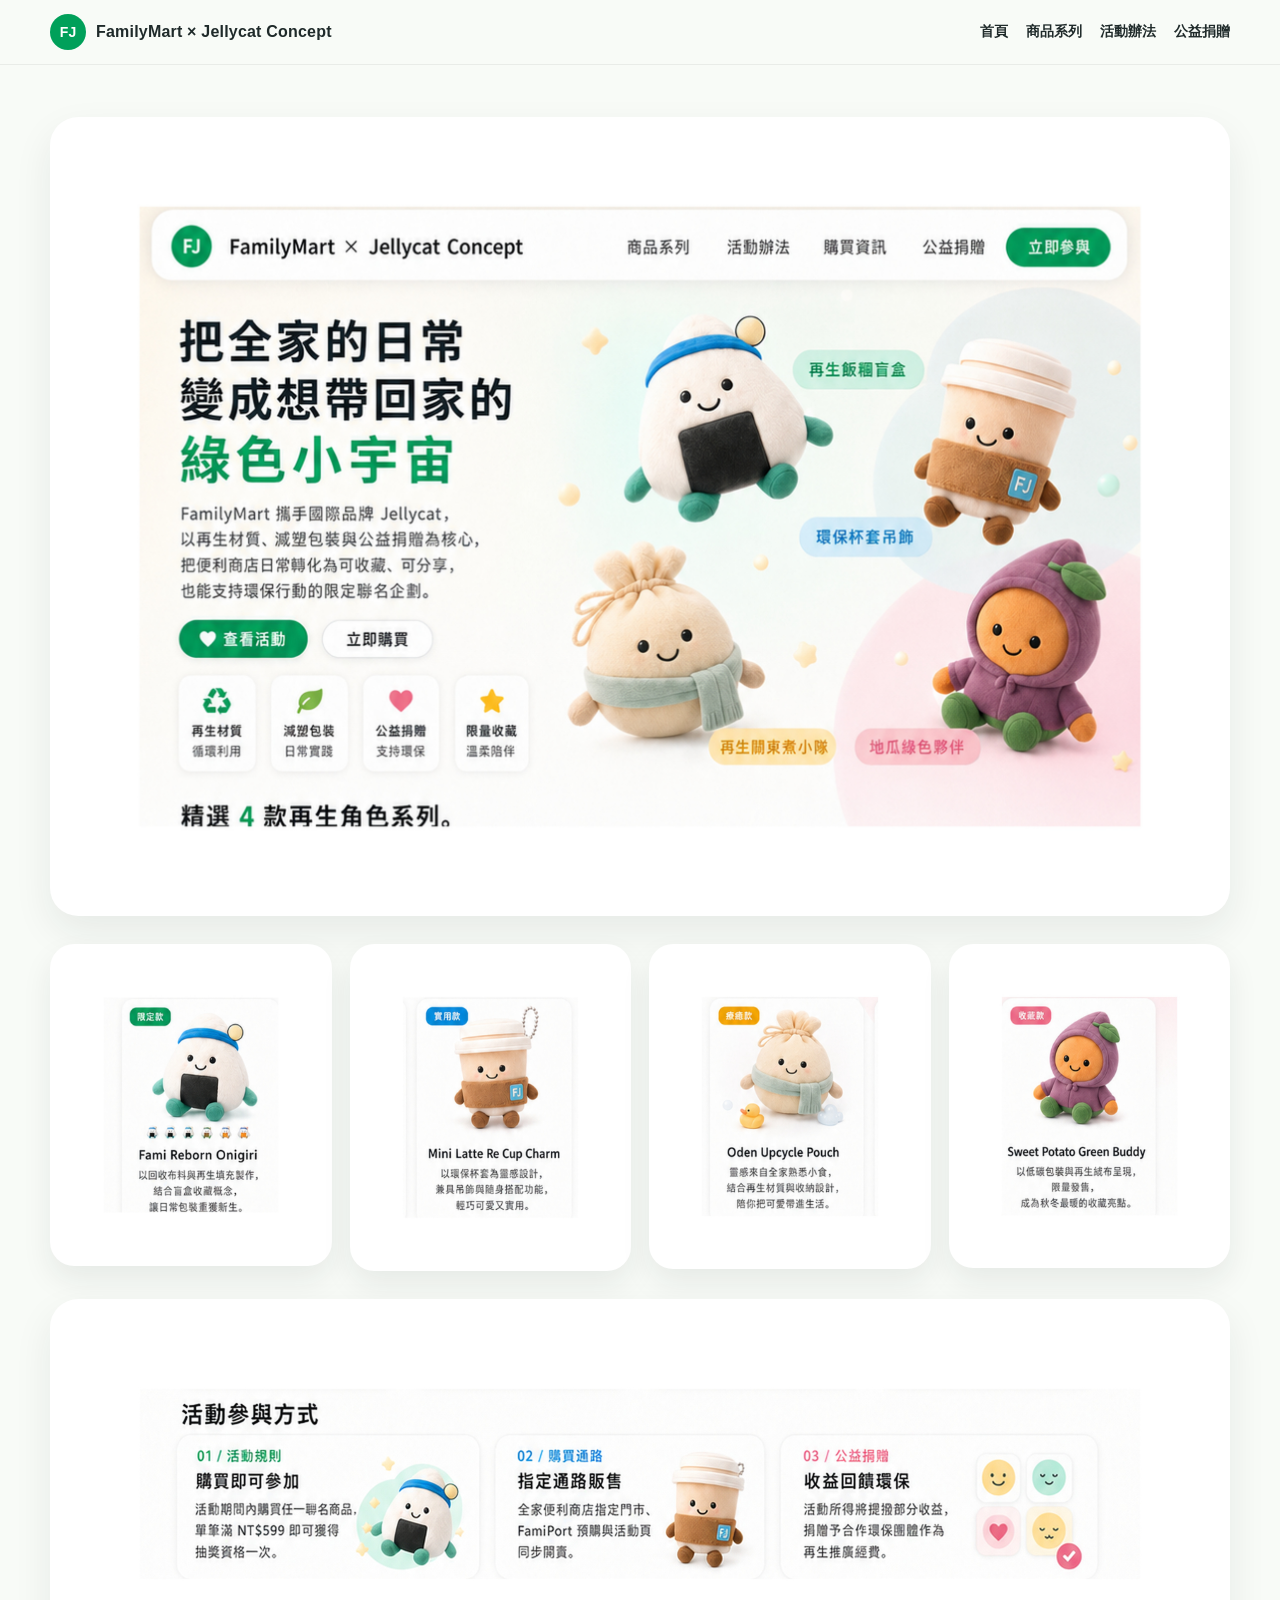
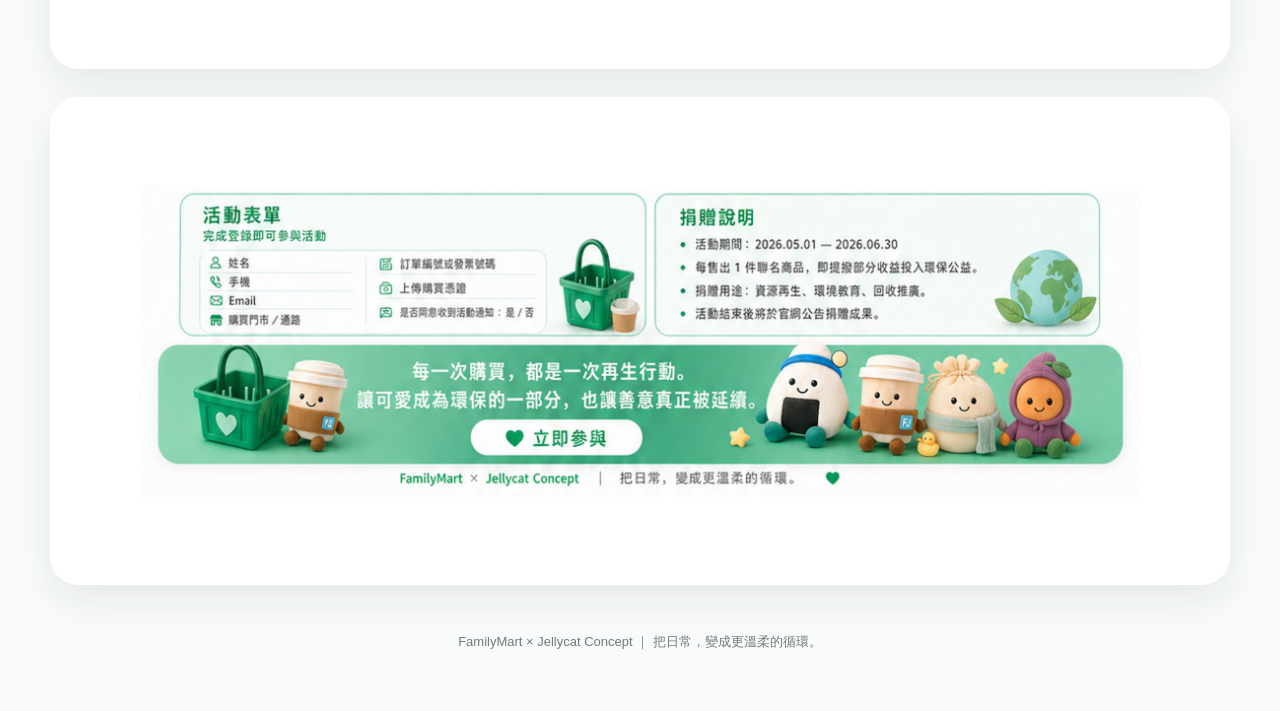
<file: 0501 FINAL/index.html>
<!DOCTYPE html>
<html lang="zh-Hant">
<head>
  <meta charset="UTF-8" />
  <meta name="viewport" content="width=device-width, initial-scale=1.0" />
  <title>FamilyMart × Jellycat Concept｜綠色小宇宙</title>
  <style>
    * { box-sizing: border-box; }
    html { scroll-behavior: smooth; }
    body {
      margin: 0;
      background: #f8fbf7;
      font-family: -apple-system, BlinkMacSystemFont, "Noto Sans TC", "PingFang TC", "Microsoft JhengHei", Arial, sans-serif;
      color: #1f2a2a;
    }
    .topbar {
      position: sticky;
      top: 0;
      z-index: 100;
      background: rgba(248, 251, 247, 0.94);
      backdrop-filter: blur(14px);
      border-bottom: 1px solid rgba(0,0,0,0.06);
    }
    .topbar-inner {
      width: min(1180px, 94vw);
      margin: 0 auto;
      display: flex;
      align-items: center;
      justify-content: space-between;
      padding: 14px 0;
      gap: 16px;
    }
    .brand {
      display: flex;
      align-items: center;
      gap: 10px;
      font-weight: 850;
      letter-spacing: .2px;
    }
    .brand-dot {
      width: 36px;
      height: 36px;
      border-radius: 999px;
      display: grid;
      place-items: center;
      background: #00a05a;
      color: #fff;
      font-weight: 900;
      font-size: 14px;
    }
    .nav {
      display: flex;
      gap: 18px;
      font-size: 14px;
      font-weight: 700;
    }
    .nav a {
      text-decoration: none;
      color: #1f2a2a;
    }
    main {
      width: min(1180px, 94vw);
      margin: 0 auto;
      padding: 24px 0 60px;
    }
    section {
      margin: 28px 0;
    }
    .image-block {
      display: block;
      width: 100%;
      height: auto;
      border-radius: 28px;
      background: #fff;
      box-shadow: 0 16px 38px rgba(31, 42, 42, 0.08);
    }
    .products {
      display: grid;
      grid-template-columns: repeat(4, 1fr);
      gap: 18px;
      align-items: start;
    }
    .products img {
      display: block;
      width: 100%;
      height: auto;
      border-radius: 24px;
      background: #fff;
      box-shadow: 0 14px 30px rgba(31, 42, 42, 0.08);
    }
    .footer {
      text-align: center;
      color: #6f7d78;
      font-size: 13px;
      padding-top: 20px;
    }
    @media (max-width: 900px) {
      .nav { display: none; }
      .products { grid-template-columns: repeat(2, 1fr); }
    }
    @media (max-width: 560px) {
      main { width: 94vw; padding-top: 16px; }
      section { margin: 18px 0; }
      .products { grid-template-columns: 1fr; gap: 18px; }
      .image-block, .products img { border-radius: 18px; }
    }
  </style>
</head>
<body>
  <header class="topbar">
    <div class="topbar-inner">
      <div class="brand">
        <span class="brand-dot">FJ</span>
        <span>FamilyMart × Jellycat Concept</span>
      </div>
      <nav class="nav">
        <a href="#hero">首頁</a>
        <a href="#products">商品系列</a>
        <a href="#activity">活動辦法</a>
        <a href="#form">公益捐贈</a>
      </nav>
    </div>
  </header>

  <main>
    <section id="hero">
      <img class="image-block" src="images/01_hero_complete.jpg" alt="FamilyMart × Jellycat 綠色小宇宙首頁主視覺">
    </section>

    <section id="products" class="products">
      <img src="images/02_card_onigiri.jpg" alt="Fami Reborn Onigiri">
      <img src="images/03_card_latte.jpg" alt="Mini Latte Re Cup Charm">
      <img src="images/04_card_oden.jpg" alt="Oden Upcycle Pouch">
      <img src="images/05_card_potato.jpg" alt="Sweet Potato Green Buddy">
    </section>

    <section id="activity">
      <img class="image-block" src="images/06_activity.jpg" alt="活動參與方式">
    </section>

    <section id="form">
      <img class="image-block" src="images/07_form_donation_cta.jpg" alt="活動表單與公益捐贈說明">
    </section>

    <footer class="footer">
      FamilyMart × Jellycat Concept ｜ 把日常，變成更溫柔的循環。
    </footer>
  </main>
</body>
</html>
</file>
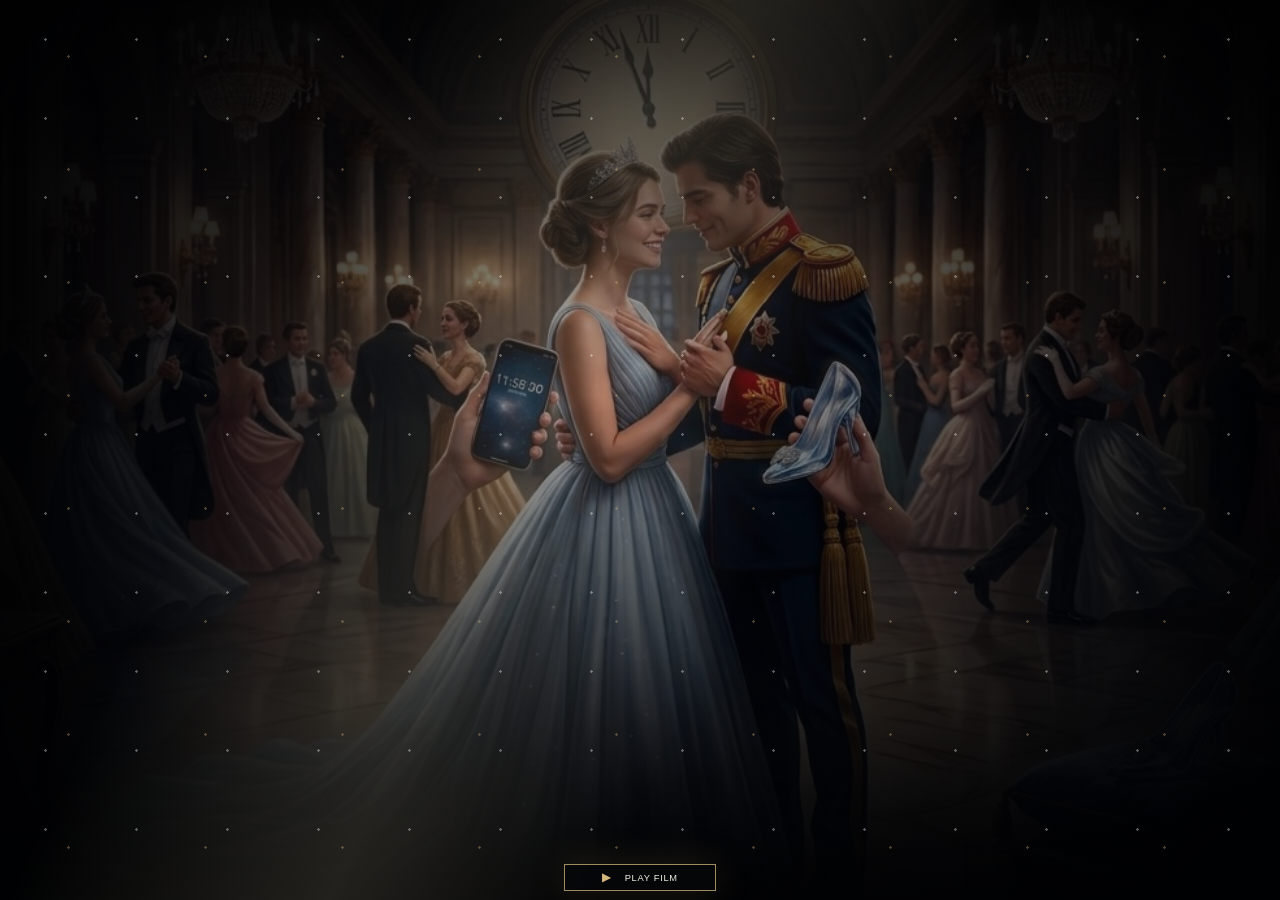
<file: film/index.html>
<!doctype html>
<html lang="zh-Hant">
<head>
  <meta charset="utf-8">
  <meta name="viewport" content="width=device-width, initial-scale=1">
  <meta name="theme-color" content="#07080a">
  <title>Midnight, Reimagined — Cinderella × Uber AI</title>
  <meta name="description" content="A six-scene cinematic Cinderella × Uber AI story.">
  <link rel="stylesheet" href="style.css?v=11">
</head>
<body>
  <main id="story" aria-label="Cinderella × Uber AI cinematic story">
    <section class="intro" id="intro">
      <img class="intro__image" src="assets/images/scene-01.jpg" alt="灰姑娘在午夜宮殿前使用 Uber">
      <div class="intro__veil"></div><div class="intro__light"></div><div class="intro__stars"></div>
      <div class="poster">
        <p class="eyebrow">AN AI-POWERED FAIRY TALE</p>
        <p class="poster__present">CINDERELLA <i>×</i> UBER AI</p>
        <h1>Midnight<br><em>Reimagined</em></h1>
        <p class="poster__tagline">True elegance never needs to rush.</p>
        <button id="startButton" class="button button--primary"><b class="play-mark">▶</b> PLAY FILM <span>35 SECONDS · SOUND ON</span></button>
        <p class="sound-note" id="soundNote">35 seconds · Sound on recommended</p>
      </div>
    </section>

    <section class="stage" id="stage" aria-live="polite" hidden>
      <div class="scene-media" id="sceneMedia">
        <img id="sceneImage" alt="">
        <div class="fallback" id="fallback"></div>
      </div>
      <div class="veil"></div><div class="particles" aria-hidden="true"></div>
      <div class="brand">UBER <span>AI</span></div>
      <div class="progress" aria-label="播放進度"><i id="progressBar"></i></div>
      <div class="subtitles"><p class="subtitle subtitle--en" id="subtitleEn" lang="en"></p><p class="subtitle subtitle--zh" id="subtitleZh"></p></div>
      <button id="soundButton" class="icon-button" aria-label="Mute or unmute">SOUND ON</button>
      <button id="skipButton" class="skip-button">SKIP</button>
      <button id="audioRetry" class="audio-retry" hidden>ENABLE SOUND<span>Tap to listen</span></button>
    </section>

    <section class="ending" id="ending" hidden>
      <p class="eyebrow">CINDERELLA × UBER AI</p>
      <h2>午夜，只是一個時間。</h2>
      <p>Midnight is just a number.</p><div class="rule"></div>
      <h3>True elegance never needs to rush.</h3>
      <button id="replayButton" class="button">REPLAY <span>Watch again</span></button>
    </section>
  </main>
  <audio id="narration" preload="auto" playsinline src="assets/audio/narration.mp3"></audio>
  <script src="script.js?v=11"></script>
</body>
</html>
</file>
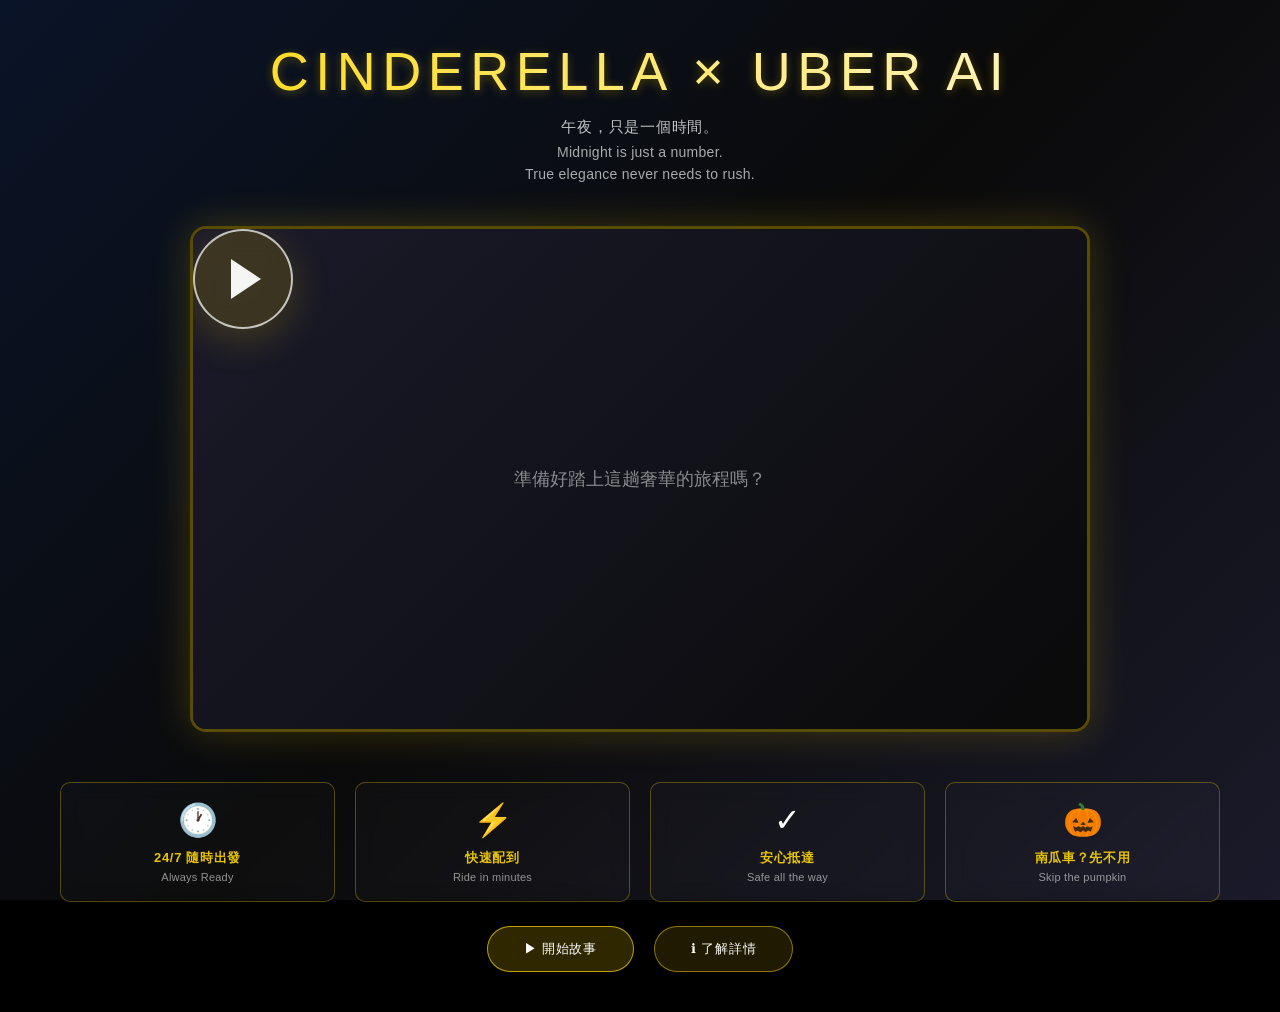
<file: index_1.html>
<!DOCTYPE html>
<html lang="zh-Hant">
<head>
  <meta charset="UTF-8" />
  <meta name="viewport" content="width=device-width, initial-scale=1.0" />
  <meta name="description" content="灰姑娘 × Uber AI - 一個現代魔法的故事" />
  <title>Cinderella × Uber AI</title>
  <style>
    * {
      margin: 0;
      padding: 0;
      box-sizing: border-box;
    }

    html, body {
      width: 100%;
      height: 100%;
      background: #000;
      color: #fff;
      font-family: -apple-system, BlinkMacSystemFont, "Noto Sans TC", sans-serif;
      overflow: hidden;
      -webkit-font-smoothing: antialiased;
      -moz-osx-font-smoothing: grayscale;
    }

    /* ===== 框架視圖 ===== */
    #frameView {
      position: absolute;
      inset: 0;
      width: 100%;
      height: 100%;
      display: flex;
      flex-direction: column;
      background: linear-gradient(135deg, #0a1428 0%, #0a0a0a 50%, #1a1a2a 100%);
      z-index: 100;
      transition: opacity 0.6s ease, visibility 0.6s ease;
    }

    #frameView.hidden {
      opacity: 0;
      visibility: hidden;
      z-index: -1;
    }

    /* 頂部標題 */
    .frame-header {
      flex-shrink: 0;
      padding: 40px 60px 20px;
      text-align: center;
      position: relative;
      z-index: 10;
    }

    .frame-title {
      font-size: 54px;
      font-weight: 300;
      letter-spacing: 0.12em;
      margin-bottom: 16px;
      background: linear-gradient(to right, #ffd700, #fff);
      -webkit-background-clip: text;
      background-clip: text;
      -webkit-text-fill-color: transparent;
      text-shadow: 0 2px 10px rgba(255, 215, 0, 0.3);
    }

    .frame-tagline {
      font-size: 15px;
      color: rgba(255, 255, 255, 0.75);
      margin-bottom: 4px;
      letter-spacing: 0.05em;
      font-weight: 400;
    }

    .frame-subtitle {
      font-size: 14px;
      color: rgba(255, 255, 255, 0.65);
      letter-spacing: 0.02em;
      line-height: 1.6;
    }

    /* 中央區域 */
    .frame-main {
      flex: 1;
      display: flex;
      align-items: center;
      justify-content: center;
      padding: 20px 60px;
      position: relative;
      z-index: 5;
    }

    /* StoryBall 容器 */
    .storyball-container {
      position: relative;
      width: 100%;
      max-width: 900px;
      aspect-ratio: 16 / 9;
      display: flex;
      align-items: center;
      justify-content: center;
    }

    /* StoryBall 框架 */
    .storyball-box {
      position: absolute;
      inset: 0;
      background: #000;
      border: 3px solid rgba(255, 215, 0, 0.35);
      border-radius: 16px;
      box-shadow: 0 0 40px rgba(255, 215, 0, 0.2),
                  inset 0 0 30px rgba(255, 215, 0, 0.08);
      overflow: hidden;
      cursor: pointer;
      transition: all 0.3s ease;
      z-index: 2;
    }

    .storyball-box:hover {
      border-color: rgba(255, 215, 0, 0.6);
      box-shadow: 0 0 60px rgba(255, 215, 0, 0.3),
                  inset 0 0 40px rgba(255, 215, 0, 0.15);
      transform: scale(1.02);
    }

    /* 場景預覽 */
    .storyball-preview {
      position: absolute;
      inset: 0;
      background: linear-gradient(135deg, #1a1a2a 0%, #0a0a0a 100%);
      display: flex;
      align-items: center;
      justify-content: center;
      color: rgba(255, 255, 255, 0.5);
      font-size: 18px;
      z-index: 1;
    }

    /* 播放按鈕 */
    .play-btn-circle {
      position: absolute;
      width: 100px;
      height: 100px;
      border: 2.5px solid rgba(255, 255, 255, 0.7);
      border-radius: 50%;
      background: rgba(255, 215, 0, 0.15);
      backdrop-filter: blur(12px);
      display: flex;
      align-items: center;
      justify-content: center;
      cursor: pointer;
      transition: all 0.3s cubic-bezier(0.34, 1.56, 0.64, 1);
      z-index: 3;
      box-shadow: 0 10px 40px rgba(255, 215, 0, 0.2);
    }

    .play-btn-circle:hover {
      background: rgba(255, 215, 0, 0.25);
      border-color: rgba(255, 255, 255, 1);
      transform: scale(1.15);
      box-shadow: 0 15px 60px rgba(255, 215, 0, 0.4);
    }

    .play-icon {
      width: 0;
      height: 0;
      border-left: 30px solid rgba(255, 255, 255, 0.95);
      border-top: 20px solid transparent;
      border-bottom: 20px solid transparent;
      margin-left: 6px;
    }

    /* 底部卡片區 */
    .frame-footer {
      flex-shrink: 0;
      padding: 30px 60px 40px;
      z-index: 10;
    }

    .cards-grid {
      display: grid;
      grid-template-columns: repeat(4, 1fr);
      gap: 20px;
      margin-bottom: 24px;
    }

    .card {
      padding: 18px 16px;
      border: 1px solid rgba(255, 215, 0, 0.3);
      border-radius: 10px;
      background: rgba(255, 255, 255, 0.02);
      backdrop-filter: blur(10px);
      text-align: center;
      transition: all 0.3s ease;
      cursor: pointer;
    }

    .card:hover {
      border-color: rgba(255, 215, 0, 0.7);
      background: rgba(255, 215, 0, 0.08);
      transform: translateY(-3px);
    }

    .card-icon {
      font-size: 32px;
      margin-bottom: 10px;
      display: block;
    }

    .card-title {
      font-size: 13px;
      font-weight: 600;
      margin-bottom: 4px;
      color: rgba(255, 215, 0, 0.9);
      letter-spacing: 0.05em;
    }

    .card-text {
      font-size: 11px;
      color: rgba(255, 255, 255, 0.55);
      letter-spacing: 0.02em;
    }

    /* 底部按鈕 */
    .frame-buttons {
      display: flex;
      gap: 20px;
      justify-content: center;
    }

    .btn-frame {
      padding: 13px 36px;
      border: 1.5px solid rgba(255, 215, 0, 0.5);
      background: rgba(255, 215, 0, 0.12);
      color: #fff;
      font-size: 13px;
      font-weight: 500;
      border-radius: 50px;
      cursor: pointer;
      transition: all 0.3s ease;
      backdrop-filter: blur(10px);
      text-transform: uppercase;
      letter-spacing: 0.06em;
    }

    .btn-frame:hover {
      background: rgba(255, 215, 0, 0.2);
      border-color: rgba(255, 215, 0, 0.8);
      transform: translateY(-2px);
    }

    .btn-frame.primary {
      background: rgba(255, 215, 0, 0.18);
      border-color: rgba(255, 215, 0, 0.7);
    }

    /* ===== 全屏視頻視圖 ===== */
    #storyView {
      position: absolute;
      inset: 0;
      width: 100%;
      height: 100%;
      background: #000;
      display: flex;
      flex-direction: column;
      align-items: center;
      justify-content: center;
      z-index: 50;
      opacity: 0;
      visibility: hidden;
      transition: opacity 0.6s ease, visibility 0.6s ease;
    }

    #storyView.active {
      opacity: 1;
      visibility: visible;
      z-index: 100;
    }

    /* 視頻容器 */
    .story-container {
      position: relative;
      width: 100%;
      height: 100%;
      display: flex;
      align-items: center;
      justify-content: center;
      overflow: hidden;
    }

    /* 場景圖片 */
    .story-image {
      position: absolute;
      inset: 0;
      width: 100%;
      height: 100%;
      object-fit: cover;
      object-position: center;
      opacity: 0;
      transition: opacity 0.8s cubic-bezier(0.3, 0, 0.8, 1);
    }

    .story-image.show {
      opacity: 1;
    }

    /* 動畫應用 */
    .story-image.motion-right {
      animation: pushInRight 7s cubic-bezier(0.25, 0.46, 0.45, 0.94) forwards;
    }

    .story-image.motion-left {
      animation: panLeftRight 7s cubic-bezier(0.25, 0.46, 0.45, 0.94) forwards;
    }

    .story-image.motion-in {
      animation: zoomIn 7s cubic-bezier(0.25, 0.46, 0.45, 0.94) forwards;
    }

    .story-image.motion-glow {
      animation: panGlow 7s cubic-bezier(0.25, 0.46, 0.45, 0.94) forwards;
    }

    .story-image.motion-pan-left {
      animation: panLeft 7s cubic-bezier(0.25, 0.46, 0.45, 0.94) forwards;
    }

    .story-image.motion-out {
      animation: zoomOutFade 7s cubic-bezier(0.25, 0.46, 0.45, 0.94) forwards;
    }

    @keyframes pushInRight {
      from { transform: scale(1.04) translateX(-1.8%); }
      to { transform: scale(1.09) translateX(1.8%); }
    }

    @keyframes panLeftRight {
      from { transform: scale(1.06) translateX(2.2%); }
      to { transform: scale(1.04) translateX(-2.2%); }
    }

    @keyframes zoomIn {
      from { transform: scale(1.03); }
      to { transform: scale(1.10); }
    }

    @keyframes panGlow {
      from { transform: scale(1.05) translateX(-1.5%); }
      to { transform: scale(1.08) translateX(1.5%); }
    }

    @keyframes panLeft {
      from { transform: scale(1.07) translateX(1.8%); }
      to { transform: scale(1.05) translateX(-1.8%); }
    }

    @keyframes zoomOutFade {
      0% { transform: scale(1.10); opacity: 1; }
      85% { transform: scale(1.03); opacity: 1; }
      100% { transform: scale(1.03); opacity: 0; }
    }

    /* 紗幕層 */
    .veil {
      position: absolute;
      inset: 0;
      background: linear-gradient(to top,
        rgba(0, 0, 0, 0.6),
        rgba(0, 0, 0, 0.1) 50%,
        rgba(0, 0, 0, 0.08) 100%);
      pointer-events: none;
      z-index: 2;
    }

    /* 粒子效果 */
    .particles {
      position: absolute;
      inset: 0;
      pointer-events: none;
      z-index: 1;
    }

    .particle-layer {
      position: absolute;
      inset: 0;
      background-image: radial-gradient(
        circle,
        rgba(255, 255, 255, 0.6) 0,
        rgba(255, 255, 255, 0.3) 1px,
        transparent 2px
      );
      background-size: 120px 120px;
      opacity: 0.12;
      animation: drift 18s linear infinite;
    }

    .particle-layer-2 {
      background-size: 160px 160px;
      opacity: 0.07;
      animation: drift 25s linear infinite reverse;
    }

    @keyframes drift {
      0% { transform: translateY(0); }
      100% { transform: translateY(-3%); }
    }

    /* 字幕容器 */
    .subtitle-section {
      position: absolute;
      bottom: 0;
      left: 0;
      right: 0;
      padding: 50px 40px 80px;
      text-align: center;
      pointer-events: none;
      z-index: 5;
      max-width: 1000px;
      margin: 0 auto;
    }

    .subtitle {
      margin: 0;
      opacity: 0;
      transform: translateY(10px);
      transition: all 0.5s cubic-bezier(0.34, 1.56, 0.64, 1);
      text-shadow: 0 3px 16px rgba(0, 0, 0, 0.95),
                   0 1px 3px rgba(0, 0, 0, 0.5);
      line-height: 1.6;
    }

    .subtitle.visible {
      opacity: 1;
      transform: translateY(0);
    }

    .subtitle-zh {
      font-size: clamp(20px, 2.5vw, 36px);
      font-weight: 500;
      margin-bottom: 12px;
      letter-spacing: 0.03em;
    }

    .subtitle-en {
      font-size: clamp(13px, 1.4vw, 20px);
      font-weight: 300;
      opacity: 0.85;
      letter-spacing: 0.01em;
    }

    /* 進度條 */
    .progress {
      position: absolute;
      bottom: 0;
      left: 0;
      width: 100%;
      height: 3px;
      background: rgba(255, 255, 255, 0.15);
      z-index: 10;
    }

    .progress-fill {
      height: 100%;
      width: 0%;
      background: linear-gradient(to right, rgba(255, 215, 0, 0.8), rgba(255, 255, 255, 1));
      transition: width 0.1s linear;
    }

    /* 返回按鈕 */
    .back-btn {
      position: absolute;
      top: 30px;
      left: 30px;
      z-index: 20;
      width: 50px;
      height: 50px;
      border: 2px solid rgba(255, 255, 255, 0.6);
      background: rgba(0, 0, 0, 0.4);
      border-radius: 50%;
      color: #fff;
      font-size: 24px;
      cursor: pointer;
      display: flex;
      align-items: center;
      justify-content: center;
      transition: all 0.3s ease;
      backdrop-filter: blur(10px);
    }

    .back-btn:hover {
      background: rgba(0, 0, 0, 0.7);
      border-color: rgba(255, 255, 255, 1);
      transform: scale(1.1);
    }

    /* 響應式 */
    @media (max-width: 1200px) {
      .frame-header {
        padding: 30px 40px 15px;
      }

      .frame-title {
        font-size: 40px;
      }

      .frame-main {
        padding: 0 40px;
      }

      .frame-footer {
        padding: 20px 40px 30px;
      }

      .cards-grid {
        grid-template-columns: repeat(2, 1fr);
        gap: 15px;
      }
    }

    @media (max-width: 768px) {
      .frame-header {
        padding: 20px;
      }

      .frame-title {
        font-size: 28px;
      }

      .frame-main {
        padding: 0 20px;
      }

      .frame-footer {
        padding: 20px;
      }

      .cards-grid {
        grid-template-columns: 1fr;
        gap: 12px;
      }

      .play-btn-circle {
        width: 80px;
        height: 80px;
      }

      .play-icon {
        border-left: 24px solid rgba(255, 255, 255, 0.95);
        border-top: 16px solid transparent;
        border-bottom: 16px solid transparent;
      }

      .back-btn {
        width: 44px;
        height: 44px;
        font-size: 20px;
      }
    }
  </style>
</head>
<body>
  <!-- 框架視圖 -->
  <div id="frameView">
    <div class="frame-header">
      <div class="frame-title">CINDERELLA × UBER AI</div>
      <div class="frame-tagline">午夜，只是一個時間。</div>
      <div class="frame-subtitle">
        Midnight is just a number.<br>
        True elegance never needs to rush.
      </div>
    </div>

    <div class="frame-main">
      <div class="storyball-container">
        <div class="storyball-box" id="storyballBox">
          <div class="storyball-preview">
            準備好踏上這趟奢華的旅程嗎？
          </div>
          <div class="play-btn-circle" id="playBtnCircle">
            <div class="play-icon"></div>
          </div>
        </div>
      </div>
    </div>

    <div class="frame-footer">
      <div class="cards-grid">
        <div class="card">
          <div class="card-icon">🕐</div>
          <div class="card-title">24/7 隨時出發</div>
          <div class="card-text">Always Ready</div>
        </div>
        <div class="card">
          <div class="card-icon">⚡</div>
          <div class="card-title">快速配到</div>
          <div class="card-text">Ride in minutes</div>
        </div>
        <div class="card">
          <div class="card-icon">✓</div>
          <div class="card-title">安心抵達</div>
          <div class="card-text">Safe all the way</div>
        </div>
        <div class="card">
          <div class="card-icon">🎃</div>
          <div class="card-title">南瓜車？先不用</div>
          <div class="card-text">Skip the pumpkin</div>
        </div>
      </div>

      <div class="frame-buttons">
        <button class="btn-frame primary" id="startFrameBtn">▶ 開始故事</button>
        <button class="btn-frame" id="infoBtn">ℹ 了解詳情</button>
      </div>
    </div>
  </div>

  <!-- 故事視圖 -->
  <div id="storyView">
    <button class="back-btn" id="backBtn" title="返回">✕</button>

    <div class="story-container">
      <img id="storyImage" class="story-image" alt="故事場景" />
      <div class="veil"></div>
      <div class="particles">
        <div class="particle-layer"></div>
        <div class="particle-layer particle-layer-2"></div>
      </div>

      <div class="subtitle-section">
        <p id="subtitleZh" class="subtitle subtitle-zh"></p>
        <p id="subtitleEn" class="subtitle subtitle-en"></p>
      </div>

      <div class="progress">
        <div class="progress-fill" id="progressBar"></div>
      </div>
    </div>
  </div>

  <!-- 音頻 -->
  <audio id="voiceover" preload="auto">
    <source src="narration.mp3" type="audio/mpeg" />
  </audio>

  <script>
    // 場景數據
    const SCENES = [
      {
        image: 'scene01.jpg',
        zh: '我是灰姑娘。你一定聽過許多關於我的故事，但其實，我從來不是故意把玻璃鞋留在舞會裡。',
        en: 'I am Cinderella. You\'ve probably heard many stories about me, but honestly, I never meant to leave my glass slipper behind at the ball.',
        startTime: 0.0,
        endTime: 6.2,
        motion: 'motion-right'
      },
      {
        image: 'scene02.jpg',
        zh: '在童話裡，大家都相信，午夜十二點，就是優雅的最後期限。',
        en: 'After all, in the old fairy tales, everyone believed midnight was the deadline for elegance.',
        startTime: 6.2,
        endTime: 10.8,
        motion: 'motion-left'
      },
      {
        image: 'scene03.jpg',
        zh: '但你不知道的是，真正聰明的現代女性，從來不需要和時間賽跑。',
        en: 'But what you don\'t know is that a smart modern woman never races against the clock.',
        startTime: 10.8,
        endTime: 15.0,
        motion: 'motion-in'
      },
      {
        image: 'scene04.jpg',
        zh: '真正讓優雅永不遲到的魔法，其實，就藏在 Uber App 裡。',
        en: 'The real magic that keeps elegance everlasting is right inside the Uber app.',
        startTime: 15.0,
        endTime: 19.2,
        motion: 'motion-glow'
      },
      {
        image: 'scene05.jpg',
        zh: '只要輕輕一按，它就能隨時為我安排一趟從容、舒適又尊榮的旅程。至於南瓜馬車，現在就安心待在花園裡，成為最美的裝飾。',
        en: 'With just one tap, it summons a seamless, premium journey for me anytime. The fairy-tale pumpkin carriage can now remain a beautiful ornament in the garden.',
        startTime: 19.2,
        endTime: 25.8,
        motion: 'motion-pan-left'
      },
      {
        image: 'scene06.jpg',
        zh: '午夜，只是一個時間。願你的每一次出發，都優雅、從容，不必趕路。',
        en: 'Midnight is just a number. May every journey begin effortlessly and gracefully.',
        startTime: 25.8,
        endTime: 30.0,
        motion: 'motion-out'
      }
    ];

    // DOM 元素
    const frameView = document.getElementById('frameView');
    const storyView = document.getElementById('storyView');
    const storyballBox = document.getElementById('storyballBox');
    const playBtnCircle = document.getElementById('playBtnCircle');
    const startFrameBtn = document.getElementById('startFrameBtn');
    const backBtn = document.getElementById('backBtn');
    const audio = document.getElementById('voiceover');
    const storyImage = document.getElementById('storyImage');
    const subtitleZh = document.getElementById('subtitleZh');
    const subtitleEn = document.getElementById('subtitleEn');
    const progressBar = document.getElementById('progressBar');

    let currentSceneIndex = -1;
    let isPlaying = false;

    // 事件監聽器
    storyballBox.addEventListener('click', enterStory);
    playBtnCircle.addEventListener('click', enterStory);
    startFrameBtn.addEventListener('click', enterStory);
    backBtn.addEventListener('click', exitStory);
    audio.addEventListener('timeupdate', updateStory);
    audio.addEventListener('ended', endStory);

    function enterStory() {
      frameView.classList.add('hidden');
      storyView.classList.add('active');
      currentSceneIndex = -1;
      audio.currentTime = 0;
      
      audio.play().catch(err => {
        console.error('播放失敗:', err);
        alert('瀏覽器阻擋自動播放，請點擊允許。');
        exitStory();
      });
      isPlaying = true;
    }

    function exitStory() {
      audio.pause();
      audio.currentTime = 0;
      storyView.classList.remove('active');
      frameView.classList.remove('hidden');
      isPlaying = false;
      currentSceneIndex = -1;
      storyImage.className = 'story-image';
      subtitleZh.textContent = '';
      subtitleEn.textContent = '';
    }

    function updateStory() {
      if (!isPlaying) return;

      const currentTime = audio.currentTime;
      const duration = audio.duration || 30;

      // 更新進度條
      progressBar.style.width = `${(currentTime / duration) * 100}%`;

      // 查找當前場景
      const sceneIndex = SCENES.findIndex(
        s => currentTime >= s.startTime && currentTime < s.endTime
      );

      if (sceneIndex >= 0 && sceneIndex !== currentSceneIndex) {
        currentSceneIndex = sceneIndex;
        renderScene(SCENES[sceneIndex]);
      }
    }

    function renderScene(scene) {
      storyImage.className = 'story-image';
      storyImage.src = scene.image;

      requestAnimationFrame(() => {
        storyImage.classList.add('show', scene.motion);
      });

      subtitleZh.classList.remove('visible');
      subtitleEn.classList.remove('visible');
      subtitleZh.textContent = scene.zh;
      subtitleEn.textContent = scene.en;

      setTimeout(() => {
        subtitleZh.classList.add('visible');
        subtitleEn.classList.add('visible');
      }, 100);
    }

    function endStory() {
      isPlaying = false;
      setTimeout(() => {
        alert('故事播放完成！感謝您的觀看。🎬✨');
        exitStory();
      }, 500);
    }
  </script>
</body>
</html>
</file>
<file: film/style.css>
:root{--ink:#f6f2e8;--gold:#d3b77b;--black:#07080a;--glass:rgba(10,12,16,.48)}
*{box-sizing:border-box}html,body{margin:0;background:var(--black);color:var(--ink);font-family:Arial,"Noto Sans TC",sans-serif;overflow:hidden}button{font:inherit}.intro,.stage,.ending{position:fixed;inset:0;min-height:100svh}.intro{display:grid;place-items:center;text-align:center;background:#050609;overflow:hidden}.intro__image,.intro__veil,.intro__light,.intro__stars{position:absolute;inset:0;width:100%;height:100%}.intro__image{object-fit:cover;object-position:center 42%;animation:posterZoom 14s ease-out both}.intro__veil{background:linear-gradient(90deg,rgba(2,3,6,.78),rgba(2,3,6,.2) 48%,rgba(2,3,6,.65)),linear-gradient(0deg,rgba(2,3,6,.92),transparent 62%,rgba(2,3,6,.45))}.intro__light{background:linear-gradient(115deg,transparent 25%,rgba(255,239,192,.16) 44%,transparent 60%);mix-blend-mode:screen;animation:sweep 6s ease-in-out infinite}.intro__stars{background-image:radial-gradient(circle,#fff 0 1px,transparent 1.5px),radial-gradient(circle,var(--gold) 0 1px,transparent 1.5px);background-size:91px 79px,137px 113px;opacity:.35;animation:drift 16s linear infinite}.poster{position:relative;z-index:2;width:min(92vw,54rem);padding:3rem 2rem;filter:drop-shadow(0 6px 24px #000)}.eyebrow{position:relative;letter-spacing:.42em;font-size:.65rem;color:var(--gold);margin:0 0 1.3rem}.poster__present{font-size:.72rem;font-weight:700;letter-spacing:.35em;margin:0 0 1.7rem}.poster__present i{color:var(--gold);font:italic 1.2rem Georgia,serif;margin:0 .45rem}.intro h1{position:relative;font-family:Georgia,serif;font-weight:400;font-size:clamp(4rem,10vw,8.4rem);line-height:.72;letter-spacing:-.055em;margin:0;text-transform:uppercase}.intro h1 em{display:block;color:#ead5a2;font-weight:400;font-size:.56em;letter-spacing:.14em;margin-top:.5em;text-transform:none}.poster__tagline{font:italic clamp(1rem,2vw,1.35rem) Georgia,serif;letter-spacing:.08em;margin:2.2rem 0;color:#efe8d9}.button{position:relative;justify-self:center;border:1px solid rgba(211,183,123,.75);background:rgba(7,8,10,.42);backdrop-filter:blur(8px);color:var(--ink);padding:1rem 2rem;min-width:15rem;letter-spacing:.14em;cursor:pointer;transition:.3s}.button--primary{box-shadow:0 0 38px rgba(211,183,123,.16)}.button:hover{background:var(--gold);color:#08090b;transform:translateY(-2px)}.button span{display:block;font-size:.58rem;opacity:.7;margin-top:.4rem}.play-mark{font-size:.7rem;margin-right:.65rem;color:var(--gold)}.button:hover .play-mark{color:#08090b}.sound-note{font-size:.62rem;opacity:.62;letter-spacing:.14em}.ending{display:grid;place-content:center;text-align:center;padding:2rem;background:radial-gradient(circle at 50% 30%,#33394a 0,#11131a 32%,#07080a 70%)}.stage{background:#08090b}.scene-media,.scene-media img,.veil,.particles{position:absolute;inset:0;width:100%;height:100%}.scene-media{overflow:hidden;animation:sceneReveal .9s ease both}.scene-media::after{content:"";position:absolute;inset:-20%;background:linear-gradient(110deg,transparent 38%,rgba(222,241,255,.11) 48%,transparent 58%);animation:lightPass var(--scene-duration,8s) ease-in-out both;mix-blend-mode:screen}.scene-media img{object-fit:cover;opacity:0;transition:opacity .7s,filter 1.4s;filter:saturate(.86) contrast(1.05)}.scene-media img.loaded{opacity:1}.scene-media.ken-burns-in img{animation:zoomIn var(--scene-duration,8s) cubic-bezier(.2,.65,.35,1) both}.scene-media.ken-burns-out img{animation:zoomOut var(--scene-duration,8s) cubic-bezier(.2,.65,.35,1) both}.scene-media.pan-left img{animation:panLeft var(--scene-duration,8s) cubic-bezier(.2,.65,.35,1) both}.scene-media.pan-right img{animation:panRight var(--scene-duration,8s) cubic-bezier(.2,.65,.35,1) both}.fallback{position:absolute;inset:0;display:grid;place-content:center;text-align:center;background:radial-gradient(circle at 65% 25%,#394056,#171921 42%,#08090b 80%);color:rgba(211,183,123,.26)}.fallback span{font-size:.7rem;letter-spacing:.5em}.fallback strong{font:400 clamp(8rem,30vw,22rem)/.8 Georgia,serif}.veil{background:linear-gradient(180deg,rgba(0,0,0,.28),transparent 38%,rgba(0,0,0,.82));pointer-events:none}.particles{opacity:.5;background-image:radial-gradient(circle,#fff 0 1px,transparent 1.5px),radial-gradient(circle,#8bdcff 0 1px,transparent 1.5px);background-size:83px 71px,127px 109px;animation:drift 11s linear infinite;mix-blend-mode:screen;pointer-events:none}.brand{position:absolute;top:2rem;left:2rem;font-weight:700;letter-spacing:.14em;font-size:.78rem}.brand span{color:var(--gold)}.progress{position:absolute;top:2.25rem;left:50%;width:min(38vw,28rem);height:1px;background:rgba(255,255,255,.25);transform:translateX(-50%)}.progress i{display:block;width:0;height:100%;background:var(--gold)}.scene-count{position:absolute;top:2rem;right:2rem;font:italic 1.1rem Georgia,serif}.scene-count span{color:var(--gold);font-size:1.6rem}.subtitles{position:absolute;left:50%;bottom:7vh;width:min(90vw,62rem);transform:translateX(-50%);text-align:center;text-shadow:0 2px 18px #000;animation:subtitleUp .7s ease both}.subtitle{margin:.5rem auto;max-width:54rem}.subtitle--zh{font-family:"Noto Serif TC","Microsoft JhengHei",serif;font-size:clamp(1.2rem,2.4vw,1.85rem);letter-spacing:.08em}.subtitle--en{font-family:Georgia,serif;font-size:clamp(.92rem,1.7vw,1.2rem);font-style:italic;color:#e6decf}.icon-button,.skip-button{position:absolute;bottom:2rem;border:0;background:transparent;color:rgba(255,255,255,.7);font-size:.65rem;letter-spacing:.14em;cursor:pointer}.icon-button{left:2rem}.skip-button{right:2rem}.audio-retry{position:absolute;left:50%;top:50%;transform:translate(-50%,-50%);z-index:5;border:1px solid var(--gold);border-radius:999px;background:rgba(5,6,9,.82);color:#fff;padding:1rem 1.7rem;box-shadow:0 0 50px rgba(211,183,123,.28);cursor:pointer}.audio-retry span{display:block;color:var(--gold);font-size:.65rem;margin-top:.25rem}.ending h2{font:400 clamp(2.2rem,6vw,5rem) Georgia,"Noto Serif TC",serif;margin:.5rem}.ending>p:not(.eyebrow){font:italic clamp(1.1rem,2vw,1.5rem) Georgia,serif;color:#d8ceba}.ending .rule{height:1px;width:5rem;background:var(--gold);margin:2rem auto}.ending h3{font:400 clamp(1.3rem,3vw,2.2rem) Georgia,serif;margin:0 0 3rem;color:var(--gold)}[hidden]{display:none!important}
@keyframes posterZoom{from{transform:scale(1.02)}to{transform:scale(1.11)}}@keyframes zoomIn{from{transform:scale(1.01)}to{transform:scale(1.16) translateY(-1.5%)}}@keyframes zoomOut{from{transform:scale(1.17)}to{transform:scale(1.03)}}@keyframes panLeft{from{transform:scale(1.13) translateX(3.5%)}to{transform:scale(1.13) translateX(-3.5%)}}@keyframes panRight{from{transform:scale(1.13) translateX(-3.5%)}to{transform:scale(1.13) translateX(3.5%)}}@keyframes drift{to{background-position:83px -71px,127px -109px}}@keyframes sweep{0%,100%{transform:translateX(-35%);opacity:.25}50%{transform:translateX(35%);opacity:.8}}@keyframes lightPass{from{transform:translateX(-30%)}to{transform:translateX(30%)}}@keyframes sceneReveal{from{opacity:.25;filter:blur(8px)}to{opacity:1;filter:blur(0)}}@keyframes subtitleUp{from{opacity:0;transform:translate(-50%,12px)}to{opacity:1;transform:translate(-50%,0)}}
@media(max-width:600px){.brand{top:1.2rem;left:1.2rem}.scene-count{top:1.1rem;right:1.2rem}.progress{top:auto;bottom:1.25rem;width:35vw}.subtitles{bottom:12vh}.icon-button,.skip-button{bottom:2.8rem}.icon-button{left:1.2rem}.skip-button{right:1.2rem}}
@media(max-height:620px){
  .poster{width:min(94vw,44rem);padding:.7rem 1.2rem;transform:scale(.82)}
  .eyebrow{font-size:.48rem;margin:0 0 .55rem}
  .poster__present{font-size:.54rem;margin:0 0 .65rem}
  .intro h1{font-size:clamp(2.5rem,8vw,5rem);line-height:.72}
  .intro h1 em{margin-top:.3em}
  .poster__tagline{font-size:.78rem;margin:.8rem 0}
  .button{padding:.55rem 1rem;min-width:12rem;font-size:.72rem}
  .button--primary{position:fixed;left:50%;bottom:.65rem;z-index:10;transform:translateX(-50%);background:rgba(7,8,10,.82)}
  .button--primary:hover{transform:translateX(-50%) translateY(-2px)}
  .button span{font-size:.45rem;margin-top:.2rem}
  .sound-note{display:none}
}
@media(prefers-reduced-motion:reduce){*,*::before,*::after{animation-duration:.01ms!important;animation-iteration-count:1!important}}

/* Refined cinematic cover shadow and smaller bilingual subtitles */
.intro__veil{background:radial-gradient(ellipse at 50% 43%,rgba(3,4,7,.06) 0,rgba(3,4,7,.25) 34%,rgba(2,3,6,.76) 84%),linear-gradient(90deg,rgba(2,3,6,.86),rgba(2,3,6,.2) 48%,rgba(2,3,6,.76)),linear-gradient(0deg,rgba(2,3,6,.96),transparent 56%,rgba(2,3,6,.68));box-shadow:inset 0 0 190px 50px rgba(0,0,0,.72)}
.intro__light{background:linear-gradient(115deg,transparent 25%,rgba(255,239,192,.13) 44%,transparent 60%)}
.subtitle--en{font-size:clamp(.68rem,.95vw,.84rem);line-height:1.4;letter-spacing:.025em}
.subtitle--zh{font-size:clamp(.78rem,1.2vw,1rem);line-height:1.48;letter-spacing:.05em}
.subtitle--en{font-size:clamp(.62rem,.82vw,.76rem)}
.subtitle--zh{font-size:clamp(.7rem,1vw,.88rem)}
.scene-media.ken-burns-in-slow img{animation:zoomInSlow var(--scene-duration,8s) ease-in-out both}
.scene-media.ken-burns-out-slow img{animation:zoomOutSlow var(--scene-duration,8s) ease-in-out both}
.scene-media.pan-left-slow img{animation:panLeftSlow var(--scene-duration,8s) ease-in-out both}
@keyframes zoomInSlow{from{transform:scale(1.02) translateY(0)}to{transform:scale(1.09) translateY(-.7%)}}
@keyframes zoomOutSlow{from{transform:scale(1.1)}to{transform:scale(1.025)}}
@keyframes panLeftSlow{from{transform:scale(1.08) translateX(2%)}to{transform:scale(1.08) translateX(-2%)}}
.intro .poster{transform:none;filter:none}
.intro .button--primary{position:fixed;left:50%;bottom:.75rem;z-index:20;transform:translateX(-50%);background:rgba(7,8,10,.82)}
.intro .button--primary:hover{transform:translateX(-50%) translateY(-2px)}

/* Embedded player: keep the artwork dominant and place all copy in a compact lower strip. */
.intro .poster>.eyebrow,.intro .poster__present,.intro h1,.intro .poster__tagline,.intro .sound-note{display:none}
.intro .button--primary{bottom:.55rem;min-width:9.5rem;padding:.38rem .7rem;font-size:.58rem;letter-spacing:.08em}
.intro .button--primary span{display:none}
.brand{top:.5rem;left:.65rem;font-size:.52rem;opacity:.78}
.progress{top:.65rem;width:34%;opacity:.65}
.subtitles{left:0;right:0;bottom:0;width:100%;height:auto;transform:none!important;animation:none!important;padding:.2rem 1rem .28rem;background:linear-gradient(transparent,rgba(0,0,0,.9) 24%);text-align:center}
.subtitle{margin:.08rem auto 0;max-width:96%;line-height:1.16!important;letter-spacing:.015em!important;white-space:normal;overflow:visible;text-overflow:clip}
.subtitle--en{display:block;font-size:clamp(.32rem,.48vw,.44rem)!important}
.subtitle--zh{display:block!important;font-size:clamp(.32rem,.48vw,.44rem)!important;line-height:1.3!important;padding-bottom:2px}
.icon-button,.skip-button{top:.38rem;bottom:auto;font-size:.45rem;z-index:4}
.icon-button{left:auto;right:3.8rem}.skip-button{right:.55rem}
.audio-retry{left:auto;right:.45rem;top:1.35rem;bottom:auto;transform:none;border-radius:3px;padding:.22rem .5rem;font-size:.43rem;line-height:1.1;box-shadow:0 0 18px rgba(0,0,0,.55);white-space:nowrap}
.audio-retry span{display:inline;margin:0 0 0 .35rem;font-size:.42rem}
.ending{padding:1rem}.ending .eyebrow{font-size:.45rem;margin-bottom:.35rem}.ending h2{font-size:clamp(.85rem,2.2vw,1.25rem);margin:.2rem}.ending>p:not(.eyebrow){font-size:.62rem;margin:.2rem}.ending .rule{margin:.55rem auto}.ending h3{font-size:.72rem;margin:0 0 .75rem}.ending .button{padding:.38rem .8rem;min-width:8rem;font-size:.55rem}
</file>
